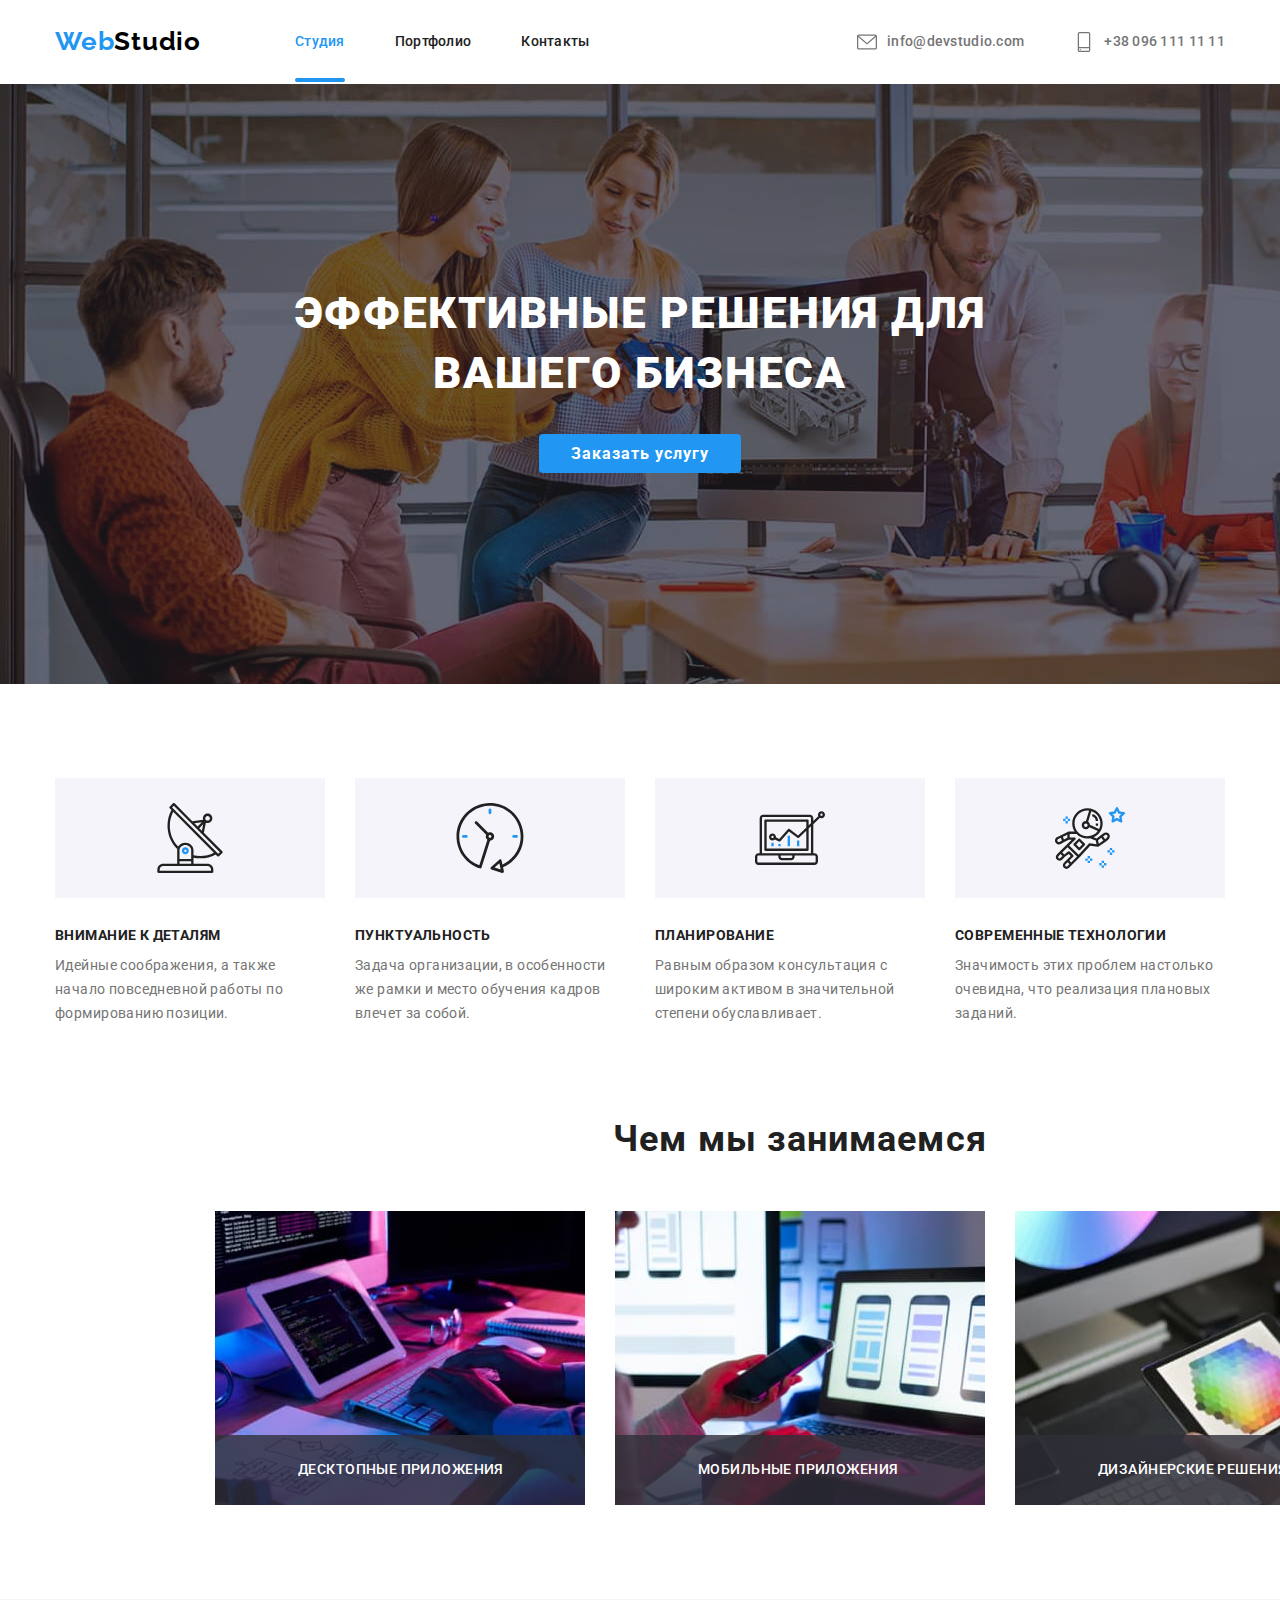
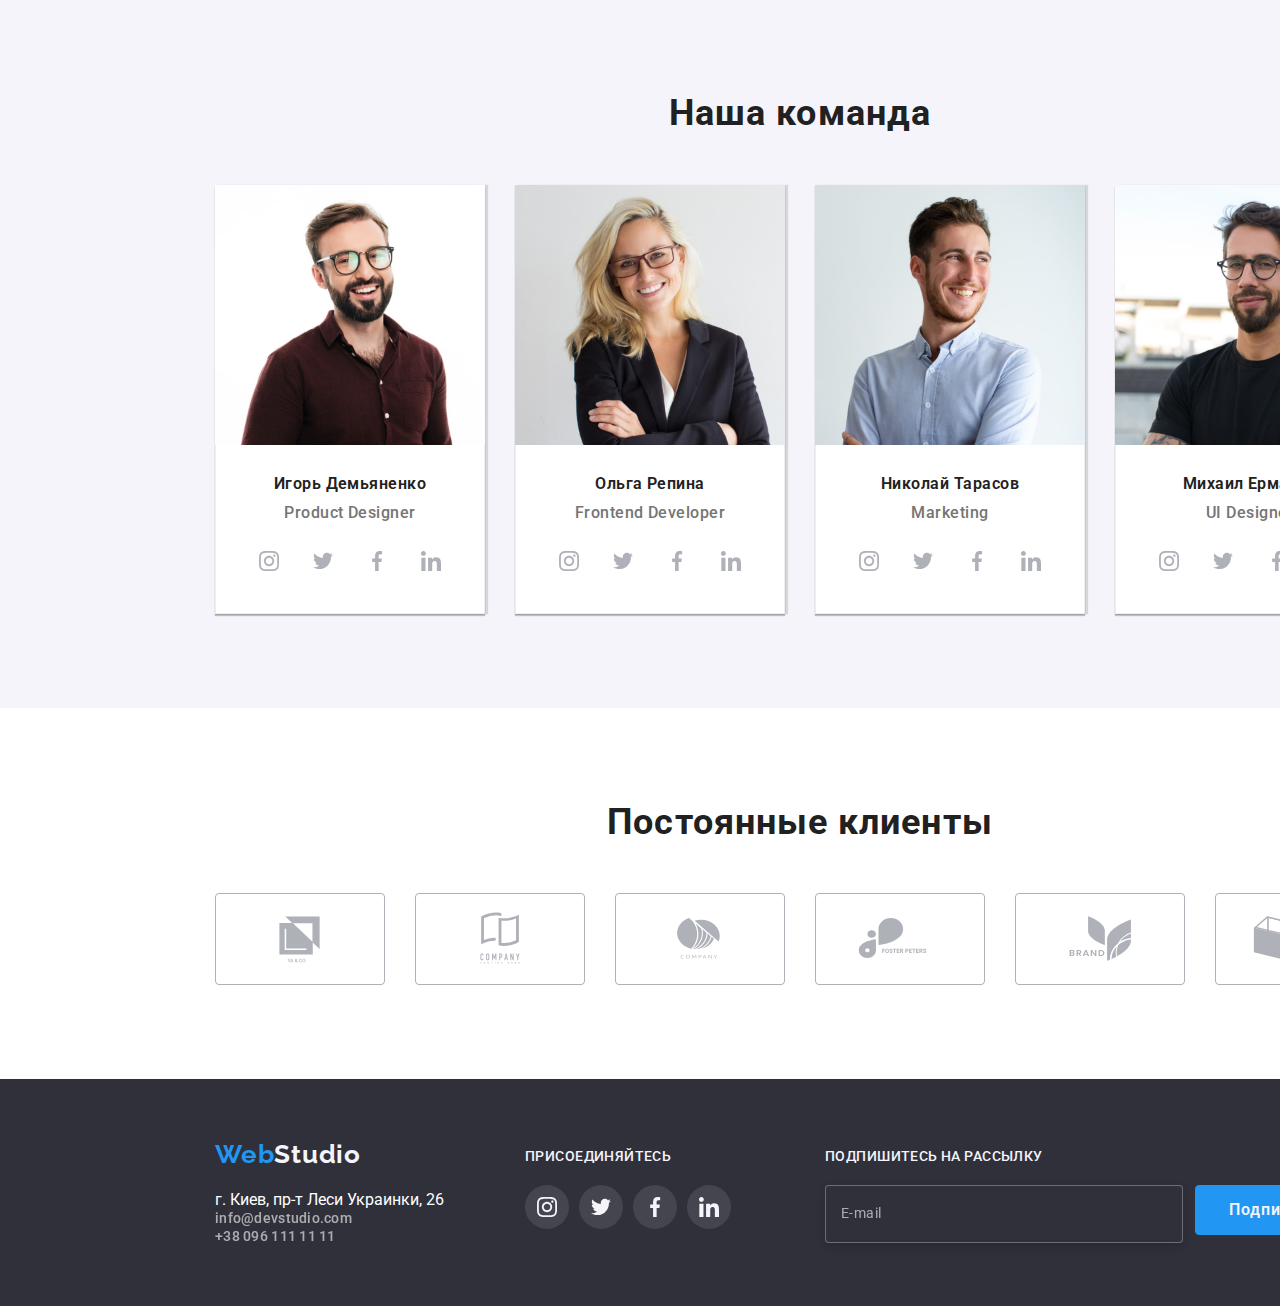
<file: index.html>
<!DOCTYPE html>
<html lang="ru">

<head>
  <meta charset="UTF-8" />
  <meta http-equiv="X-UA-Compatible" content="IE=edge" />
  <meta name="viewport" content="width=device-width, initial-scale=1.0" />
  <title>Document</title>
  <link href="https://cdnjs.cloudflare.com/ajax/libs/modern-normalize/1.1.0/modern-normalize.min.css"
    rel="stylesheet" />
  <link rel="preconnect" href="https://fonts.googleapis.com" />
  <link rel="preconnect" href="https://fonts.gstatic.com" crossorigin />
  <link href="https://fonts.googleapis.com/css2?family=Raleway:wght@700&family=Roboto:wght@400;500;700;900&display=swap"
    rel="stylesheet" />
  <link rel="stylesheet" href="./css/main.css">
</head>

<body>
  <!-- Шапка макета -->
  <header>
    <div class="container header__container">
      <nav class="main-nav">
        <a href="/" class="logo decoration"> <span class="logo__web">Web</span>Studio </a>

        <ul class="main-nav__list">
          <li class="main-nav__item">
            <a href="./index.html" class="main-nav__link decoration current">Студия</a>
          </li>
          <li class="main-nav__item">
            <a href="./portfolio.html" class="main-nav__link decoration">Портфолио</a>
          </li>
          <li class="main-nav__item"><a href="" class="main-nav__link decoration">Контакты</a></li>
        </ul>
      </nav>

      <ul class="main-nav__auht-list">
        <li class="main-nav__auht-item">
          <a href="mailto:info@devstudio.com" class="main-nav__auht-link decoration">
            <svg class="main-nav__auht-icon">
              <use href="./images/icons.svg#icon-envelope-hover-1">
              </use>
            </svg> info@devstudio.com </a>
        </li>
        <li class="main-nav__auht-item">
          <a href="tel:+380961111111" class="main-nav__auht-link decoration"> <svg class="main-nav__auht-icon">
              <use href="./images/icons.svg#icon-smartphone-1">
              </use>
            </svg> +38 096 111 11 11</a>
        </li>
      </ul>
    </div>
  </header>
  <!-- Блок герой -->
  <main>
    <section class="main-title">
      <div class="container">
        <h1 class="main-title__text">Эффективные решения для вашего бизнеса</h1>
        <button type="button" aria-label="Заказать услугу" class="main-title__button" data-modal-open>Заказать
          услугу</button>
      </div>
      <!-- modal -->
      <div class="backdrop is-hidden" data-modal>
        <div class="modal">
          <button type="button" aria-label="close" class="modal__buton" data-modal-close>
            <svg class="modal__icon">
              <use href="./images/icons.svg#icon-close-black"></use>
            </svg>
          </button>

          <!-- forma -->

          <form action="#" class="form">
            <p class="form__titel">Оставьте свои данные, мы вам перезвоним</p>


            <label for="name" class="input-group__label">Имя</label>
            <div class="input-group">
              <input type="text" name="name" id="name" class="input-group__input" required>
              <svg class="input-group__svg">
                <use href="./images/icons.svg#icon-person-black">
                </use>
              </svg>
            </div>


            <label for="tel" class="input-group__label">Телефон</label>
            <div class="input-group">
              <input type="tel" name="tel" id="tel" class="input-group__input" required>
              <svg class="input-group__svg">
                <use href="./images/icons.svg#icon-phone-black">
                </use>
              </svg>
            </div>


            <label for="mail" class="input-group__label">Почта</label>
            <div class="input-group">
              <input type="email" name="mail" id="mail" class="input-group__input" required>
              <svg class="input-group__svg">
                <use href="./images/icons.svg#icon-email-black">
                </use>
              </svg>
            </div>

            <label for="comment" class="input-group__label">Коментарий</label>
            <div class="input-group">
              <textarea name="text" id="comment" placeholder="введите текст" class="input-group__help"></textarea>
            </div>

            <div class="checkbox-group">
              <label for="checkbox" class="checkbox-group__label">
                <input type="checkbox" name="checkbox" id="checkbox" class="checkbox-group__imput visually-hidden " required>
                <span class="checkbox-group__svg"> </span>
                <span class="checkbox-group__text">Соглашаюсь с рассылкой и принимаю</span>
                <a href="#">Условия договора</a></label>
            </div>

            <button type="submit" class="form__button">Отправить</button>

          </form>
        </div>
      </div>
      <!-- end modal -->
    </section>

    <!-- Блок наша особенность -->
    <section class="container">
      <div class="section section__box">
        <h2 class="visually-hidden">Особнности</h2>
        <ul class="tabs__list">
          <li class="tabs__item">
            <div class="tabs__conteiner">
              <svg class="tabs__icon">
                <use href="./images/icons.svg#icon-antenna-1"> </use>
              </svg>
            </div>
            <h3 class="tabs__subtitle">Внимание к деталям</h3>
            <p class="tabs__text">
              Идейные соображения, а также начало повседневной работы по формированию позиции.
            </p>
          </li>
          <li class="tabs__item">
            <div class="tabs__conteiner">
              <svg class="tabs__icon">
                <use href="./images/icons.svg#icon-clock-1"> </use>
              </svg>
            </div>
            <h3 class="tabs__subtitle">Пунктуальность</h3>
            <p class="tabs__text">
              Задача организации, в особенности же рамки и место обучения кадров влечет за собой.
            </p>
          </li>
          <li class="tabs__item">
            <div class="tabs__conteiner">
              <svg class="tabs__icon">
                <use href="./images/icons.svg#icon-diagram-1"> </use>
              </svg>
            </div>
            <h3 class="tabs__subtitle">Планирование</h3>
            <p class="tabs__text">
              Равным образом консультация с широким активом в значительной степени обуславливает.
            </p>
          </li>
          <li class="tabs__item">
            <div class="tabs__conteiner">
              <svg class="tabs__icon">
                <use href="./images/icons.svg#icon-astronaut-1"> </use>
              </svg>
            </div>

            <h3 class="tabs__subtitle">Современные технологии</h3>
            <p class="tabs__text">
              Значимость этих проблем настолько очевидна, что реализация плановых заданий.
            </p>
          </li>
        </ul>
      </div>
    </section>
    <!-- Блок Чем мы занимаемся -->
    <section class="section">
      <div class="container">
        <h2 class="title our-work__title ">Чем мы занимаемся</h2>
        <ul class="card__doing">
          <li class="card__aside">
            <div class="card__figure">
              <img src="./images/box_1.jpg" alt="пример работы" width="370" class="img" />
            </div>
            <p class="card__text">Десктопные приложения</p>
          </li>
          <li class="card__aside">
            <div class="card__figure">
              <img src="./images/box_2.jpg" alt="пример работы" width="370" class="img" />
            </div>
            <p class="card__text">Мобильные приложения</p>
          </li>
          <li class="card__aside">
            <div class="card__figure">
              <img src="./images/box_3.jpg" alt="пример работы" width="370" class="img" />
            </div>
            <p class="card__text">Дизайнерские решения</p>
          </li>
        </ul>
      </div>
    </section>
    <!-- Наша команда -->
    <section class="section color__section">
      <div class="container">
        <h2 class="title our-comand__title">Наша команда</h2>
        <ul class="card__body-comand">
          <li class="card__title">
            <img src="./images/product_designer.jpg" alt="дизайнер" width="270" height="260" class="img" />
            <div class="card__subtitle">
              <h3 class="card__subtitle-name">Игорь Демьяненко</h3>
              <p lang="en" class="card__subtitle-text">Product Designer</p>
              <ul class="card__subtitle-list">
                <li class="card__subtitle-item">
                  <a href="" class="card__subtitle-href">
                    <svg class="card__subtitle-svg">
                      <use href="./images/icons.svg#icon-instagram-2"> </use>
                    </svg>
                  </a>
                </li>
                <li class="card__subtitle-item">
                  <a href="" class="card__subtitle-href"><svg class="card__subtitle-svg">
                      <use href="./images/icons.svg#icon-twitter-1"> </use>
                    </svg>
                  </a>
                </li>
                <li class="card__subtitle-item">
                  <a href="" class="card__subtitle-href">
                    <svg class="card__subtitle-svg">
                      <use href="./images/icons.svg#icon-facebook-1"> </use>
                    </svg>
                  </a>
                </li>
                <li class="card__subtitle-item">
                  <a href="" class="card__subtitle-href">
                    <svg class="card__subtitle-svg">
                      <use href="./images/icons.svg#icon-linkedin-1"> </use>
                    </svg>
                  </a>
                </li>
              </ul>
            </div>
          </li>
          <li class="card__title">
            <img src="./images/frontend_developer.jpg" alt="разрабочик" width="270" height="260" class="img" />
            <div class="card__subtitle">
              <h3 class="card__subtitle-name">Ольга Репина</h3>
              <p lang="en" class="card__subtitle-text">Frontend Developer</p>
              <ul class="card__subtitle-list">
                <li class="card__subtitle-item">
                  <a href="" class="card__subtitle-href">
                    <svg class="card__subtitle-svg">
                      <use href="./images/icons.svg#icon-instagram-2"> </use>
                    </svg>
                  </a>
                </li>
                <li class="card__subtitle-item">
                  <a href="" class="card__subtitle-href">
                    <svg class="card__subtitle-svg">
                      <use href="./images/icons.svg#icon-twitter-1"> </use>
                    </svg>
                  </a>
                </li>
                <li class="card__subtitle-item">
                  <a href="" class="card__subtitle-href">
                    <svg class="card__subtitle-svg">
                      <use href="./images/icons.svg#icon-facebook-1"> </use>
                    </svg>
                  </a>
                </li>
                <li class="card__subtitle-item">
                  <a href="" class="card__subtitle-href">
                    <svg class="card__subtitle-svg">
                      <use href="./images/icons.svg#icon-linkedin-1"> </use>
                    </svg>
                  </a>
                </li>
              </ul>
            </div>
          </li>
          <li class="card__title">
            <img src="./images/marketing.jpg" alt="маркетолог" width="270" height="260" class="img" />
            <div class="card__subtitle">
              <h3 class="card__subtitle-name">Николай Тарасов</h3>
              <p lang="en" class="card__subtitle-text">Marketing</p>
              <ul class="card__subtitle-list">
                <li class="card__subtitle-item">
                  <a href="" class="card__subtitle-href">
                    <svg class="card__subtitle-svg">
                      <use href="./images/icons.svg#icon-instagram-2"> </use>
                    </svg>
                  </a>
                </li>
                <li class="card__subtitle-item">
                  <a href="" class="card__subtitle-href">
                    <svg class="card__subtitle-svg">
                      <use href="./images/icons.svg#icon-twitter-1"> </use>
                    </svg>
                  </a>
                </li>
                <li class="card__subtitle-item">
                  <a href="" class="card__subtitle-href">
                    <svg class="card__subtitle-svg">
                      <use href="./images/icons.svg#icon-facebook-1"> </use>
                    </svg>
                  </a>
                </li>
                <li class="card__subtitle-item">
                  <a href="" class="card__subtitle-href">
                    <svg class="card__subtitle-svg">
                      <use href="./images/icons.svg#icon-linkedin-1"> </use>
                    </svg>
                  </a>
                </li>
              </ul>
            </div>
          </li>
          <li class="card__title">
            <img src="./images/ul_designer.jpg" alt="дизайнер" width="270" height="260" class="img" />
            <div class="card__subtitle">
              <h3 class="card__subtitle-name">Михаил Ермаков</h3>
              <p lang="en" class="card__subtitle-text">UI Designer</p>
              <ul class="card__subtitle-list">
                <li class="card__subtitle-item">
                  <a href="" class="card__subtitle-href">
                    <svg class="card__subtitle-svg">
                      <use href="./images/icons.svg#icon-instagram-2"> </use>
                    </svg>
                  </a>
                </li>
                <li class="card__subtitle-item">
                  <a href="" class="card__subtitle-href">
                    <svg class="card__subtitle-svg">
                      <use href="./images/icons.svg#icon-twitter-1"> </use>
                    </svg>
                  </a>
                </li>
                <li class="card__subtitle-item">
                  <a href="" class="card__subtitle-href">
                    <svg class="card__subtitle-svg">
                      <use href="./images/icons.svg#icon-facebook-1"> </use>
                    </svg>
                  </a>
                </li>
                <li class="card__subtitle-item">
                  <a href="" class="card__subtitle-href">
                    <svg class="card__subtitle-svg">
                      <use href="./images/icons.svg#icon-linkedin-1"> </use>
                    </svg>
                  </a>
                </li>
              </ul>
            </div>
          </li>
        </ul>
      </div>
    </section>

    <!-- /* card-section */ -->

    <section class="container section">
      <h2 class="title our-card__title">Постоянные клиенты</h2>
        <ul class="breadcrumb__list">
          <li class="breadcrumb__item">
            <a href="" class="breadcrumb__link ">
              <svg class="breadcrumb__svg">
                <use href="./images/icons.svg#icon-Logo-6">
                </use>
              </svg>
            </a>
          </li>
          <li class="breadcrumb__item">
            <a href="" class="breadcrumb__link ">
              <svg class="breadcrumb__svg">
                <use href="./images/icons.svg#icon-Logo-1">
                </use>
              </svg>
            </a>
          </li>
          <li class="breadcrumb__item">
            <a href="" class="breadcrumb__link">
              <svg class="breadcrumb__svg">
                <use href="./images/icons.svg#icon-Logo-2">
                </use>
              </svg>
            </a>
          </li>
          <li class="breadcrumb__item">
            <a href="" class="breadcrumb__link">
              <svg class="breadcrumb__svg">
                <use href="./images/icons.svg#icon-Logo-3">
                </use>
              </svg>
            </a>
          </li>
          <li class="breadcrumb__item">
            <a href="" class="breadcrumb__link">
              <svg class="breadcrumb__svg">
                <use href="./images/icons.svg#icon-Logo-4">
                </use>
              </svg>
            </a>
          </li>
          <li class="breadcrumb__item">
            <a href="" class="breadcrumb__link">
              <svg class="breadcrumb__svg">
                <use href="./images/icons.svg#icon-Logo-5">
                </use>
              </svg>
            </a>
          </li>
        </ul>
    </section>
  </main>

  <!-- футер -->
  <footer class="section footer__section ">
    <div class="container footer__conteiner">
      <div class=" footer__wrapper">
        <a href="/" class="logo logo__footer decoration">
          <span class="logo__web">Web</span><span class="logo__studio">Studio</span>
        </a>
        <address>
          <ul>
            <li>
              <a class="adress__link" href="https://goo.gl/maps/zG4fFwA3g8CC15fF7"> г. Киев, пр-т Леси Украинки, 26</a>
            </li>
            <li>
              <a href="mailto:info@devstudio.com" class="footer__link">info@devstudio.com</a>
            </li>
            <li>
              <a class="footer__link" href="tel:+380961111111">+38 096 111 11 11</a>
            </li>
          </ul>
        </address>
      </div>
      <div class="footer__box">
        <h2 class="footer__title">присоединяйтесь</h2>
        <ul class="foter__list">
          <li class="footer__item">
            <a href="" class="footer__link-box">
              <svg class="footer__svg">
                <use href="./images/icons.svg#icon-instagram-2">
                </use>
              </svg>
            </a>
          </li>
          <li class="footer__item">
            <a href="" class="footer__link-box">
              <svg class="footer__svg">
                <use href="./images/icons.svg#icon-twitter-1">
                </use>
              </svg>
            </a>
          </li>
          <li class="footer__item">
            <a href="" class="footer__link-box">
              <svg class="footer__svg">
                <use href="./images/icons.svg#icon-facebook-1">
                </use>
              </svg>
            </a>
          </li>
          <li class="footer__item">
            <a href="" class="footer__link-box">
              <svg class="footer__svg">
                <use href="./images/icons.svg#icon-linkedin-1">
                </use>
              </svg>
            </a>
          </li>
        </ul>
      </div>
      <!-- ----- FORMA FOOTER ----- -->
      <form class="sub-group">
        <p class="footer__title">Подпишитесь на рассылку</p>
        <div class="sub-group__form">
          <label for="email" class="sub-group__label">
            <input type="email" name="mail" placeholder="E-mail" class="sub-group__input" id="email">
          </label>

          <button type="submit" class="sub-group__button">Подписаться<span>
              <svg class="sub-group__svg">
                <use href="./images/icons.svg#icon-icon-send"></use>
              </svg>
            </span>
          </button>
        </div>
      </form>
      <!-- ----- FORMA FOOTER  END ----- -->
    </div>
  </footer>
  <script src="./js/modal.js"></script>
</body>

</html>
</file>
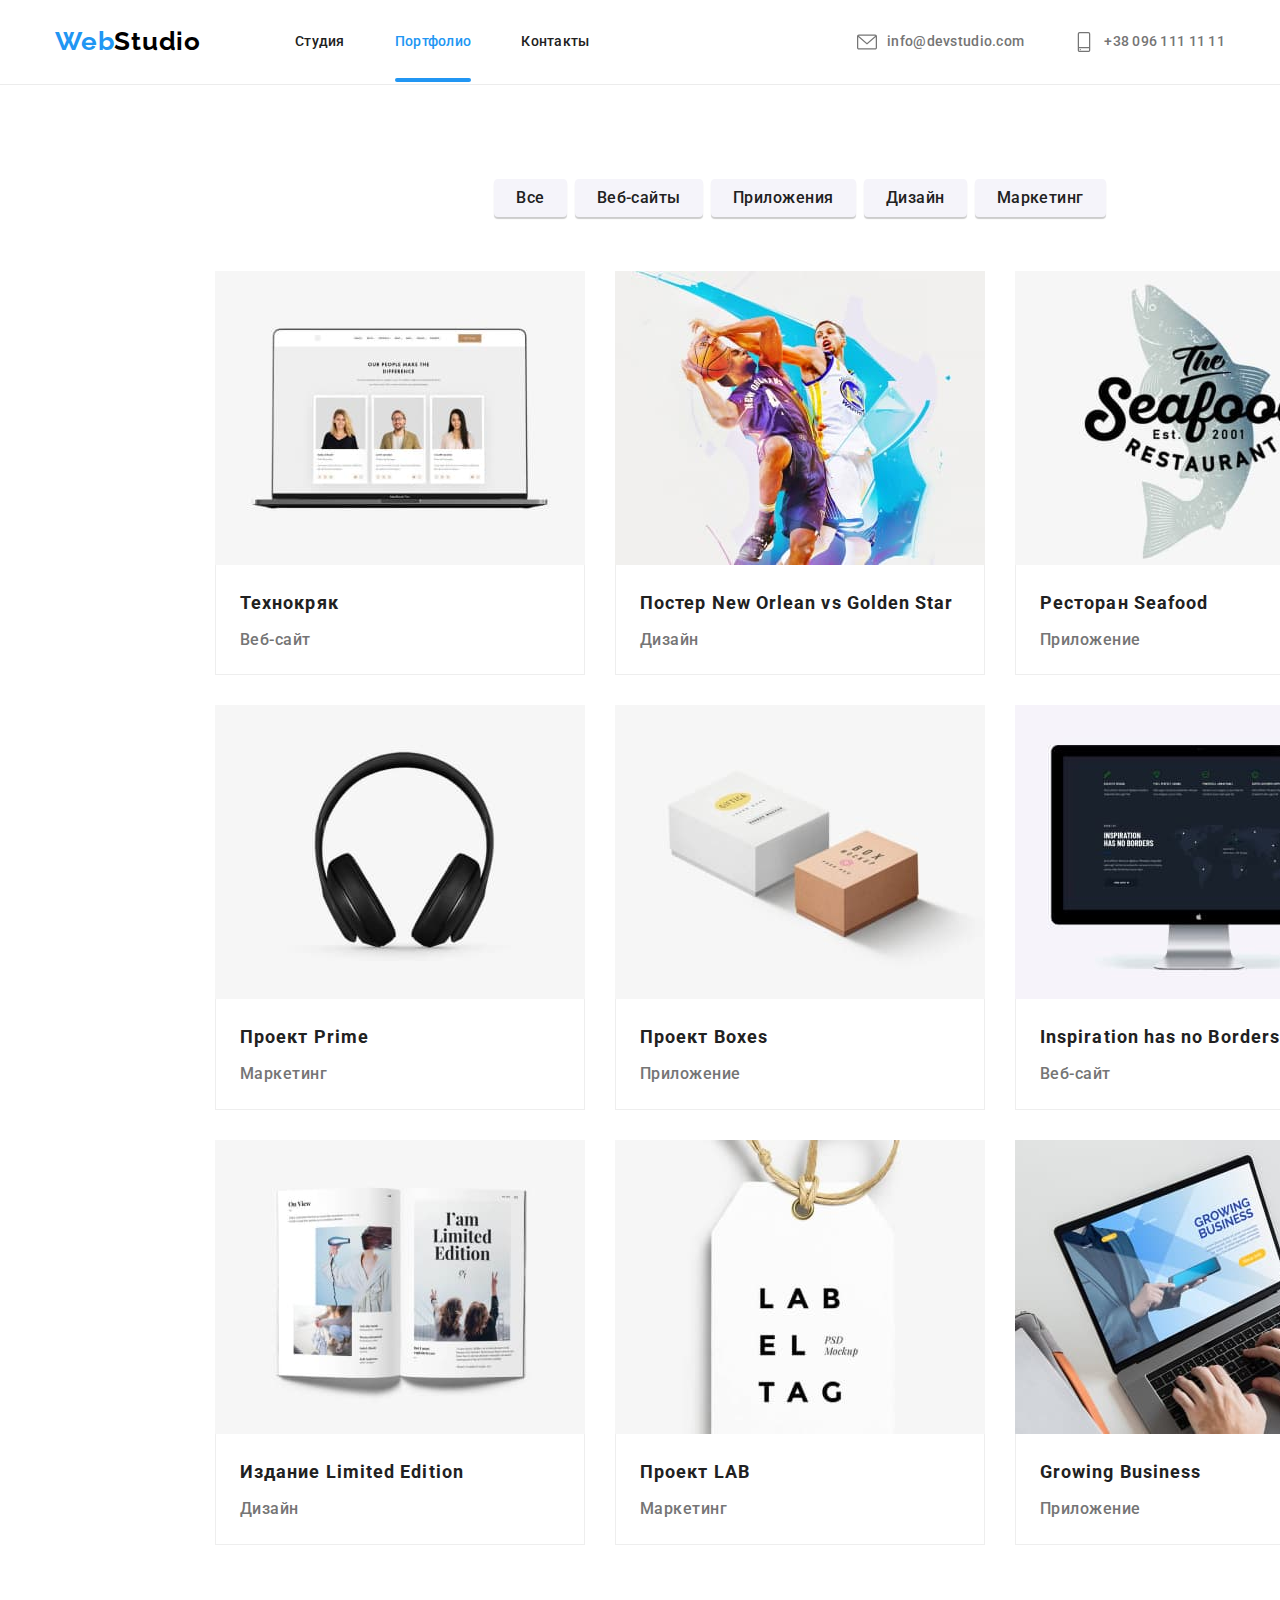
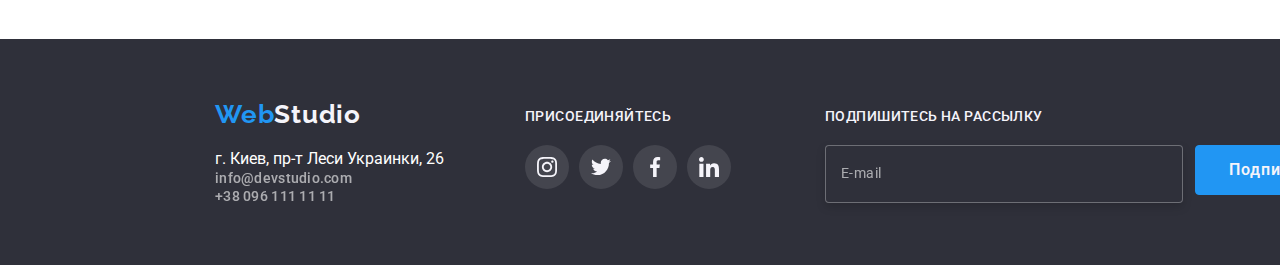
<file: portfolio.html>
<!DOCTYPE html>
<html lang="ru">

<head>
  <meta charset="UTF-8" />
  <meta http-equiv="X-UA-Compatible" content="IE=edge" />
  <meta name="viewport" content="width=device-width, initial-scale=1.0" />
  <title>Document</title>
  <link href="https://cdnjs.cloudflare.com/ajax/libs/modern-normalize/1.1.0/modern-normalize.min.css"
    rel="stylesheet" />
  <link rel="preconnect" href="https://fonts.googleapis.com" />
  <link rel="preconnect" href="https://fonts.gstatic.com" crossorigin />
  <link href="https://fonts.googleapis.com/css2?family=Raleway:wght@700&family=Roboto:wght@400;500;700;900&display=swap"
    rel="stylesheet" />
  <link rel="stylesheet" href="./css/main.css">
</head>

<body>
  <!-- Шапка макета -->
  <header class="border">
    <div class="container header__container">
      <nav class="main-nav">
        <a href="/" class="logo decoration"> <span class="logo__web">Web</span>Studio </a>

        <ul class="main-nav__list">
          <li class="main-nav__item">
            <a href="./index.html" class="main-nav__link decoration">Студия</a></li>
          <li class="main-nav__item">
            <a href="./portfolio.html" class="main-nav__link decoration current">Портфолио</a>
          </li>
          <li class="main-nav__item">
            <a href="" class="main-nav__link decoration">Контакты</a></li>
        </ul>
      </nav>

      <ul class="main-nav__auht-list">
        <li class="main-nav__auht-item">
          <a href="mailto:info@devstudio.com" class="main-nav__auht-link decoration">
            <svg class="main-nav__auht-icon">
              <use href="./images/icons.svg#icon-envelope-hover-1">
              </use>
            </svg> info@devstudio.com </a>
        </li>
        <li class="main-nav__auht-item">
          <a href="tel:+380961111111" class="main-nav__auht-link decoration"> 
            <svg class="main-nav__auht-icon">
              <use href="./images/icons.svg#icon-smartphone-1">
              </use>
            </svg> +38 096 111 11 11</a>
        </li>
      </ul>
    </div>
  </header>
  <!-- Блок герой -->
  <main>
    <!-- Блок кнопок -->
    <section class="section">
      <div class="container">
        <h1 class="visually-hidden">Портфолио</h1>
        <ul class="button">
          <li class="button__wrapper">
            <button type="button" class="button__text">Все</button>
          </li>
          <li class="button__wrapper">
            <button type="button" class="button__text">Веб-сайты</button>
          </li>
          <li class="button__wrapper">
            <button type="button" class="button__text">Приложения</button>
          </li>
          <li class="button__wrapper">
            <button type="button" class="button__text">Дизайн</button>
          </li>
          <li class="button__wrapper">
            <button type="button" class="button__text">Маркетинг</button>
          </li>
        </ul>
        <!-- Секции услуг  -->
        <ul class="card__body">
          <li class="card__title-form">
            <a href="">
              <div class="card__aside-portfolio">
                <img class="img" src="./images/Технокряк.jpg" alt="Технокряк" width="370" height="294" />
                <p class="card__aside-copy">Технокряк это современная площадка распространения коронавируса. Компании
                  используют эту платформу для
                  цифрового шпионажа и атак на защищённые сервера конкурентов.</p>
              </div>
              <div class="card__border">
                <h2 class="card__title-name">Технокряк</h2>
                <p class="card__copy">Веб-сайт</p>
              </div>
            </a>
          </li>

          <li class="card__title-form">

            <a href="">
              <div class="card__aside-portfolio">
                <img src="./images/Постер.jpg" alt="Постер New Orlean vs Golden Star" width="370" height="294"
                  class="img" />
                <p class="card__aside-copy">Технокряк это современная площадка распространения коронавируса. Компании
                  используют эту платформу для
                  цифрового шпионажа и атак на защищённые сервера конкурентов.</p>
              </div>
              <div class="card__border">
                <h2 class="card__title-name">Постер New Orlean vs Golden Star</h2>
                <p class="card__copy">Дизайн</p>
              </div>
            </a>

          </li>
          <li class="card__title-form">

            <a href="">
              <div class="card__aside-portfolio">
                <img src="./images/Ресторан.jpg" alt="Ресторан Seafood" width="370" height="294" class="img" />
                <p class="card__aside-copy">Технокряк это современная площадка распространения коронавируса. Компании
                  используют эту платформу для
                  цифрового шпионажа и атак на защищённые сервера конкурентов.</p>
              </div>
              <div class="card__border">
                <h2 class="card__title-name">Ресторан Seafood</h2>
                <p class="card__copy">Приложение</p>
              </div>
            </a>
          </li>
          <li class="card__title-form">

            <a href="">
              <div class="card__aside-portfolio">
                <img src="./images/Проект.jpg" alt="Проект Prime" width="370" height="294" class="img" />
                <p class="card__aside-copy">Технокряк это современная площадка распространения коронавируса. Компании
                  используют эту платформу для
                  цифрового шпионажа и атак на защищённые сервера конкурентов.</p>
              </div>
              <div class="card__border">
                <h2 class="card__title-name">Проект Prime</h2>
                <p class="card__copy">Маркетинг</p>
              </div>
            </a>

          </li>
          <li class="card__title-form">

            <a href="">
              <div class="card__aside-portfolio">
                <img src="./images/Проект_Boxes.jpg" alt="ТПроект Boxes" width="370" height="294" class="img" />
                <p class="card__aside-copy">Технокряк это современная площадка распространения коронавируса. Компании
                  используют эту платформу для
                  цифрового шпионажа и атак на защищённые сервера конкурентов.</p>
              </div>
              <div class="card__border">
                <h2 class="card__title-name">Проект Boxes</h2>
                <p class="card__copy">Приложение</p>
              </div>
            </a>

          </li>
          <li class="card__title-form">

            <a href="">
              <div class="card__aside-portfolio">
                <img src="./images/Inspiration_has_Borders.jpg" alt="Inspiration has no Borders" width="370"
                  height="294" class="img" />
                <p class="card__aside-copy">Технокряк это современная площадка распространения коронавируса. Компании
                  используют эту платформу для
                  цифрового шпионажа и атак на защищённые сервера конкурентов.</p>
              </div>
              <div class="card__border">
                <h2 class="card__title-name">Inspiration has no Borders</h2>
                <p class="card__copy">Веб-сайт</p>
              </div>
            </a>

          </li>
          <li class="card__title-form">

            <a href="">
              <div class="card__aside-portfolio">
                <img src="./images/Издание_Limited_Edition.jpg" alt="Издание Limited Edition" width="370" height="294"
                  class="img" />
                <p class="card__aside-copy">Технокряк это современная площадка распространения коронавируса. Компании
                  используют эту платформу для
                  цифрового шпионажа и атак на защищённые сервера конкурентов.</p>
              </div>
              <div class="card__border">
                <h2 class="card__title-name">Издание Limited Edition</h2>
                <p class="card__copy">Дизайн</p>
              </div>
            </a>

          </li>
          <li class="card__title-form">

            <a href="">
              <div class="card__aside-portfolio">
                <img src="./images/Проект_LAB.jpg" alt="Проект LAB" width="370" height="294" class="img" />
                <p class="card__aside-copy">Технокряк это современная площадка распространения коронавируса. Компании
                  используют эту платформу для
                  цифрового шпионажа и атак на защищённые сервера конкурентов.</p>
              </div>
              <div class="card__border">
                <h2 class="card__title-name">Проект LAB</h2>
                <p class="card__copy">Маркетинг</p>
              </div>
            </a>

          </li>
          <li class="card__title-form">
            <a href="">
              <div class="card__aside-portfolio">
                <img src="./images/Growing_Business.jpg" alt="Growing Business" width="370" height="294" class="img" />
                <p class="card__aside-copy">Технокряк это современная площадка распространения коронавируса. Компании
                  используют
                  эту платформу для
                  цифрового шпионажа и атак на защищённые сервера конкурентов.</p>
              </div>
              <div class="card__border">
                <h2 class="card__title-name">Growing Business</h2>
                <p class="card__copy">Приложение</p>
              </div>
            </a>
          </li>
        </ul>
      </div>
    </section>
  </main>

  <!-- футер -->
  <footer class="section footer__section ">
    <div class="container footer__conteiner">
      <div class=" footer__wrapper">
        <a href="/" class="logo logo__footer decoration">
          <span class="logo__web">Web</span><span class="logo__studio">Studio</span>
        </a>
        <address>
          <ul>
            <li>
              <a class="adress__link" href="https://goo.gl/maps/zG4fFwA3g8CC15fF7"> г. Киев, пр-т Леси Украинки, 26</a>
            </li>
            <li>
              <a href="mailto:info@devstudio.com" class="footer__link">info@devstudio.com</a>
            </li>
            <li>
              <a class="footer__link" href="tel:+380961111111">+38 096 111 11 11</a>
            </li>
          </ul>
        </address>
      </div>
      <div class="footer__box">
        <h2 class="footer__title">присоединяйтесь</h2>
        <ul class="foter__list">
          <li class="footer__item">
            <a href="" class="footer__link-box">
              <svg class="footer__svg">
                <use href="./images/icons.svg#icon-instagram-2">
                </use>
              </svg>
            </a>
          </li>
          <li class="footer__item">
            <a href="" class="footer__link-box">
              <svg class="footer__svg">
                <use href="./images/icons.svg#icon-twitter-1">
                </use>
              </svg>
            </a>
          </li>
          <li class="footer__item">
            <a href="" class="footer__link-box">
              <svg class="footer__svg">
                <use href="./images/icons.svg#icon-facebook-1">
                </use>
              </svg>
            </a>
          </li>
          <li class="footer__item">
            <a href="" class="footer__link-box">
              <svg class="footer__svg">
                <use href="./images/icons.svg#icon-linkedin-1">
                </use>
              </svg>
            </a>
          </li>
        </ul>
      </div>
      <!-- ----- FORMA FOOTER ----- -->
      <form class="sub-group">
        <p class="footer__title">Подпишитесь на рассылку</p>
        <div class="sub-group__form">
          <label for="email" class="sub-group__label">
            <input type="email" name="mail" placeholder="E-mail" class="sub-group__input" id="email">
          </label>
  
          <button type="submit" class="sub-group__button">Подписаться<span>
              <svg class="sub-group__svg">
                <use href="./images/icons.svg#icon-icon-send"></use>
              </svg>
            </span>
          </button>
        </div>
      </form>
      <!-- ----- FORMA FOOTER  END ----- -->
    </div>
  </footer>
</body>

</html>
</file>
<file: css/main.css>
:root {
  --primary-text-color: #212121;
  --secondary-text-color: #757575;
  --acent-text-color: #2196f3;
  --header-text-color: #ffffff;
  --logo-text-color: #000000;
  --footer-background: #2f303a;
  --background-bootun: #f5f4fa;
  --footer-nav-text: 255, 255, 255;
  --button-border: #ececec;
  --section-color: #f5f4fa;
  --icon-color: #afb1b8;
  --timing-funcshion: cubic-bezier(0.4, 0, 0.2, 1);
}

body::-webkit-scrollbar {
  width: 3px;
}

body::-webkit-scrollbar-track {
  box-shadow: inset 0 0 6px rgba(0, 0, 0, 0.3);
}

body::-webkit-scrollbar-thumb {
  background-color: darkgrey;
  outline: 1px solid slategrey;
}

.visually-hidden {
  position: absolute;
  clip: rect(0 0 0 0);
  width: 1px;
  height: 1px;
  margin: -1px;
}

ul {
  margin: 0;
  padding: 0;
  list-style: none;
}

.decoration {
  text-decoration: none;
}

p,
h1,
h2,
h3,
h4,
h5,
h6 {
  margin: 0;
}

img {
  display: block;
  max-width: 100%;
  height: auto;
}

button {
  cursor: pointer;
}

textarea {
  resize: none;
}

body {
  font-family: 'Roboto', sans-serif;
  color: var(--primary-text-color);
  font-style: normal;
}

address {
  font-family: 'Roboto', sans-serif;
  color: var(--section-color);
  font-style: normal;
}

.current::after {
  content: '';
  width: 100%;
  height: 4px;
  position: absolute;
  left: 0;
  bottom: 0;
  background-color: var(--acent-text-color);
  border-radius: 2px;
  transition: color 250ms var(--timing-funcshion);
}

.container {
  width: 1200px;
  margin: 0 auto;
  padding-left: 15px;
  padding-right: 15px;
}

.section {
  width: 1600px;
  margin: 0 auto;
  padding-top: 94px;
  padding-bottom: 94px;
}

.logo {
  margin-right: 94px;
  color: var(--logo-text-color);
  font-family: 'Raleway', sans-serif;
  font-weight: 700;
  font-size: 26px;
  line-height: 1.2;
  letter-spacing: 0.03em;
}

.logo.logo__footer {
  display: block;
  margin-bottom: 20px;
}

.logo__web {
  color: var(--acent-text-color);
}

.logo__studio {
  color: var(--background-bootun);
}

.title {
  font-weight: 700;
  font-size: 36px;
  line-height: 1.16;
  letter-spacing: 0.03em;
  text-align: center;
}

.our-card__title,
.our-comand__title,
.our-work__title {
  margin-bottom: 50px;
}

.section.footer__section {
  background-color: var(--footer-background);
  padding: 60px 0;
}

.container.footer__conteiner {
  display: flex;
}

.footer__wrapper {
  margin-right: 70px;
}

.logo-footer {
  display: block;
  margin-bottom: 20px;
  font-family: 'Raleway', sans-serif;
  font-weight: 700;
  font-size: 26px;
  line-height: 1.2;
  letter-spacing: 0.03em;
}

.footer__title {
  font-weight: 500;
  font-size: 14px;
  line-height: 1.14;
  letter-spacing: 0.03em;
  text-transform: uppercase;
  color: var(--background-bootun);
  margin-bottom: 20px;
  padding-top: 10px;
}

.header__container {
  display: flex;
}

.main-nav {
  display: flex;
  align-items: center;
}

.main-nav__list {
  display: flex;
}

.main-nav__list.main-nav__link.current {
  color: var(--acent-text-color);
}

.main-nav__item {
  display: inline-block;
  position: relative;
}

.main-nav__item:not(:last-child) {
  margin-right: 50px;
}

.main-nav__link {
  display: block;
  padding-top: 32px;
  padding-bottom: 32px;
  color: var(--primary-text-color);
  font-weight: 500;
  font-size: 14px;
  line-height: 1.14;
  letter-spacing: 0.02em;
  transition: color 250ms var(--timing-funcshion);
}

.main-nav__link:hover, .main-nav__link:focus {
  color: var(--acent-text-color);
}

.decoration.current {
  color: var(--acent-text-color);
}

.main-nav__auht-list {
  display: flex;
  align-items: center;
  margin-left: auto;
}

.main-nav__auht-list .main-nav__auht-item + .main-nav__auht-item {
  margin-left: 50px;
}

.main-nav__auht-link {
  display: flex;
  padding-top: 32px;
  padding-bottom: 32px;
  align-items: center;
  color: var(--secondary-text-color);
  font-weight: 500;
  font-size: 14px;
  line-height: 1.14;
  letter-spacing: 0.02em;
  transition: color 250ms var(--timing-funcshion);
}

.main-nav__auht-link:hover, .main-nav__auht-link:focus {
  color: var(--acent-text-color);
}

.main-nav__auht-icon {
  display: flex;
  margin-right: 10px;
  width: 20px;
  height: 20px;
  fill: currentColor;
}

.backdrop {
  position: fixed;
  top: 0;
  left: 0;
  width: 100%;
  height: 100%;
  z-index: 1;
  background-color: rgba(0, 0, 0, 0.2);
  opacity: 1;
  visibility: visible;
  transition: opacity 250ms var(--timing-funcshion), visibility 250ms var(--timing-funcshion);
}

.backdrop.is-hidden {
  opacity: 0;
  pointer-events: none;
  visibility: hidden;
}

.modal {
  width: 528px;
  height: 580px;
  background-color: var(--header-text-color);
  position: absolute;
  top: 50%;
  left: 50%;
  transform: translate(-50%, -50%) scale(1);
  padding: 40px;
  border-radius: 4px;
  box-shadow: 0px 2px 1px rgba(0, 1, 3, 0.12), 0px 1px 1px rgba(0, 0, 0, 0.14), 0px 2px 1px rgba(0, 0, 0, 0.2);
  transition: transform 250ms var(--timing-funcshion);
}

.backdrop.is-hidden .modal {
  transform: translate(-50%, -50%) scale(0.9);
}

.modal__buton {
  display: flex;
  position: fixed;
  top: 8px;
  right: 8px;
  width: 30px;
  height: 30px;
  border: rgba(0, 0, 0, 0.1) solid 1px;
  border-radius: 50%;
  background-color: var(--header-text-color);
  justify-content: center;
  cursor: pointer;
  transition: fill 250ms var(--timing-funcshion);
}

.modal__buton:focus, .modal__buton:hover {
  fill: var(--acent-text-color);
}

.modal__icon {
  height: 100%;
  color: var(--primary-text-color);
}

.form {
  text-align: left;
  margin: 0px;
}

.form__titel {
  font-weight: 700;
  font-size: 20px;
  line-height: 1.2;
  letter-spacing: 0.03em;
  text-align: center;
  color: var(--primary-text-color);
}

.input-group {
  display: block;
  position: relative;
  margin-top: 10px;
}

.input-group__label {
  display: block;
  margin-top: 10px;
  font-weight: 500;
  font-size: 12px;
  line-height: 1.14;
  letter-spacing: 0.01em;
  color: var(--secondary-text-color);
}

.input-group__input {
  padding-left: 40px;
  width: 100%;
  height: 40px;
  border: 1px solid rgba(33, 33, 33, 0.2);
  border-radius: 4px;
  padding-right: 15px;
  color: #757575;
  transition: border 250ms var(--timing-funcshion);
}

.input-group__input:focus ~ .input-group__svg {
  fill: #2196F3;
}

.input-group__input:focus {
  border: 1px solid var(--acent-text-color);
  outline: none;
}

.input-group__svg {
  position: absolute;
  width: 18px;
  height: 18px;
  left: 12px;
  top: 11px;
  transition: fill 250ms var(--timing-funcshion);
}

.input-group__help {
  width: 100%;
  height: 120px;
  padding: 16px;
  border: 1px solid rgba(33, 33, 33, 0.2);
  border-radius: 4px;
  color: #757575;
  transition: border 250ms var(--timing-funcshion);
}

.input-group__help::placeholder {
  font-weight: 500;
  font-size: 12px;
  line-height: 1.14;
  letter-spacing: 0.01em;
  color: rgba(117, 117, 117, 0.5);
}

.input-group__help:focus {
  border: 1px solid var(--acent-text-color);
  outline: none;
}

.checkbox-group {
  display: block;
  position: relative;
  margin-top: 10px;
  text-align: center;
}

.checkbox-group__label a {
  font-size: 14px;
  line-height: 24px;
  letter-spacing: 0.03em;
  color: #2196F3;
}

.checkbox-group__imput:checked + .checkbox-group__svg {
  border: var(--acent-text-color);
  background-color: var(--acent-text-color);
  background-image: url(../images/checkt.svg);
  background-repeat: no-repeat;
  background-position: center;
  background-origin: padding-box;
}

.checkbox-group__imput:checked + .checkbox-group__svg:focus + .checkbox-group__svg {
  border-color: var(--acent-text-color);
}

.checkbox-group__svg {
  position: absolute;
  top: 4px;
  left: 0px;
  width: 16px;
  height: 15px;
  border: 2px solid #212121;
  border-radius: 2px;
  display: block;
}

.checkbox-group__text {
  font-size: 14px;
  line-height: 24px;
  letter-spacing: 0.03em;
  color: #757575;
}

.form__button {
  background: var(--acent-text-color);
  box-shadow: 0px 4px 4px rgba(0, 0, 0, 0.15);
  border-radius: 4px;
  border: var(--acent-text-color);
  color: var(--header-text-color);
  display: block;
  margin: 0 auto;
  margin-top: 30px;
  cursor: pointer;
  padding: 16px 55px;
}

.main-title {
  box-sizing: border-box;
  max-width: 1600px;
  height: 600px;
  margin: 0 auto;
  background-color: var(--footer-background);
  padding-top: 200px;
  padding-bottom: 200px;
  text-align: center;
  background-image: linear-gradient(to right, rgba(47, 48, 58, 0.4), rgba(47, 48, 58, 0.4)), url(../images/hero.jpg);
}

.main-title__text {
  width: 696px;
  margin: 0 auto;
  margin-bottom: 30px;
  text-align: center;
  font-weight: 900;
  font-size: 44px;
  line-height: 1.36;
  letter-spacing: 0.036em;
  color: var(--header-text-color);
  text-transform: uppercase;
}

.main-title__button {
  display: block;
  border: 1px solid var(--acent-text-colo);
  margin: 0 auto;
  border-radius: 4px;
  padding: 10px 32px;
  align-items: center;
  text-align: center;
  background-color: var(--acent-text-color);
  color: var(--header-text-color);
  font-weight: 700;
  font-size: 16px;
  line-height: 1.2;
  letter-spacing: 0.06em;
  cursor: pointer;
}

.section.section__box {
  padding-top: 94px;
  padding-bottom: 0px;
}

.tabs__list {
  display: flex;
}

.tabs__item {
  width: 270px;
}

.tabs__item:not(:last-child) {
  margin-right: 30px;
}

.tabs__conteiner {
  width: 100%;
  height: 120px;
  margin-bottom: 30px;
  background-color: var(--section-color);
  display: flex;
  align-items: center;
  justify-content: center;
}

.tabs__icon {
  width: 70px;
  height: 70px;
}

.tabs__text {
  color: var(--secondary-text-color);
  font-weight: 400;
  font-size: 14px;
  line-height: 1.7;
  letter-spacing: 0.03em;
}

.tabs__subtitle {
  margin-bottom: 10px;
  font-weight: 700;
  font-size: 14px;
  line-height: 1.14;
  letter-spacing: 0.03em;
  text-transform: uppercase;
}

.text {
  color: var(--secondary-text-color);
  font-weight: 400;
  font-size: 14px;
  line-height: 1.7;
  letter-spacing: 0.03em;
}

.card__doing {
  display: flex;
}

.card__aside {
  display: block;
  position: relative;
}

.card__aside:not(:last-child) {
  margin-right: 30px;
}

.card__figure::after {
  display: inline-block;
  position: absolute;
  content: '';
  width: 100%;
  height: 70px;
  background-color: rgba(47, 48, 58, 0.8);
  bottom: 0;
}

.card__text {
  font-weight: 500;
  font-size: 14px;
  line-height: 1.14;
  letter-spacing: 0.03em;
  text-align: center;
  text-transform: uppercase;
  color: var(--header-text-color);
  display: inline-block;
  content: '';
  position: absolute;
  bottom: 27px;
  left: 83px;
}

.section.color__section {
  background-color: var(--section-color);
}

.card__body-comand {
  display: flex;
}

.card__title {
  box-shadow: 0px 2px 1px rgba(0, 0, 0, 0.2), 0px 1px 1px rgba(0, 0, 0, 0.14), 3px 0px 1px rgba(0, 0, 0, 0.12);
}

.card__title:not(:last-child) {
  margin-right: 30px;
}

.card__subtitle {
  text-align: center;
  padding-top: 30px;
  padding-bottom: 30px;
  border: 1px solid #eeeeee;
  border-top: none;
  background-color: var(--header-text-color);
}

.card__subtitle-name {
  font-weight: 600;
  font-size: 16px;
  line-height: 1.18;
  letter-spacing: 0.03em;
  margin-bottom: 10px;
}

.card__subtitle-text {
  color: var(--secondary-text-color);
  font-weight: 500;
  font-size: 16px;
  line-height: 1.18;
  letter-spacing: 0.03em;
  margin-bottom: 16px;
}

.card__subtitle-list {
  display: flex;
  justify-content: center;
}

.card__subtitle-item {
  width: 44px;
  height: 44px;
}

.card__subtitle-item + .card__subtitle-item {
  margin-left: 10px;
}

.card__subtitle-href {
  width: 100%;
  height: 100%;
  border-radius: 50%;
  display: flex;
  align-items: center;
  justify-content: center;
  color: var(--icon-color);
  background-color: var(--header-text-color);
  transition: color 250ms var(--timing-funcshion), background-color 250ms var(--timing-funcshion);
}

.card__subtitle-href:hover, .card__subtitle-href:focus {
  color: var(--header-text-color);
  background-color: var(--acent-text-color);
}

.card__subtitle-svg {
  width: 20px;
  height: 20px;
  fill: currentColor;
}

.breadcrumb__list {
  display: flex;
  justify-content: center;
  text-align: center;
}

.breadcrumb__item {
  width: 170px;
  height: 92px;
  display: block;
}

.breadcrumb__item + .breadcrumb__item {
  margin-left: 30px;
}

.breadcrumb__link {
  width: 100%;
  height: 100%;
  padding: 16px 32px;
  display: flex;
  align-items: center;
  border-radius: 4px;
  color: var(--icon-color);
  border: 1px solid var(--icon-color);
  transition: color 250ms var(--timing-funcshion), border 250ms var(--timing-funcshion);
}

.breadcrumb__link:hover, .breadcrumb__link:focus {
  border: var(--acent-text-color) 1px solid;
  color: var(--acent-text-color);
}

.breadcrumb__svg {
  fill: currentColor;
}

.adress__link {
  text-decoration: none;
  color: var(--header-text-color);
  width: 233px;
  display: inline-block;
}

.adress__link:not(:last-child) {
  margin-bottom: 9px;
}

.footer__link {
  text-decoration: none;
  color: var(--header-text-color);
  font-weight: 500;
  font-size: 14px;
  line-height: 1.14;
  letter-spacing: 0.02em;
  opacity: 0.6;
}

.footer__box {
  display: flex;
  flex-direction: column;
}

.foter__list {
  display: flex;
  justify-content: center;
}

.footer__item {
  width: 44px;
  height: 44px;
  border-radius: 50%;
}

.footer__item + .footer__item {
  margin-left: 10px;
}

.footer__link-box {
  width: 100%;
  height: 100%;
  display: flex;
  align-items: center;
  justify-content: center;
  border-radius: 50%;
  background-color: rgba(255, 255, 255, 0.1);
  transition: background-color 250ms var(--timing-funcshion);
}

.footer__link-box:hover, .footer__link-box:focus {
  background-color: var(--acent-text-color);
}

.footer__svg {
  width: 20px;
  height: 20px;
  fill: var(--background-bootun);
}

.sub-group {
  width: 570px;
  height: 86px;
  margin-left: 94px;
}

.sub-group__form {
  display: flex;
}

.sub-group__input {
  width: 358px;
  margin: 0;
  padding-left: 15px;
  padding-top: 16px;
  padding-bottom: 16px;
  color: #ffffff;
  border-radius: 4px;
  border: 1px solid rgba(255, 255, 255, 0.3);
  background-color: var(--footer-background);
  margin-right: 12px;
  filter: drop-shadow(0px 4px 4px rgba(0, 0, 0, 0.15));
  font-size: 14px;
  line-height: 1.71;
  letter-spacing: 0.03em;
}

.sub-group__input:-webkit-autofill {
  -webkit-text-fill-color: #fff;
  -webkit-background-clip: text;
  background-clip: text;
}

.sub-group__input::placeholder {
  color: rgba(255, 255, 255, 0.6);
}

.sub-group__button {
  position: relative;
  width: 200px;
  height: 50px;
  padding-right: 29px;
  padding-top: 10px;
  padding-bottom: 10px;
  display: block;
  border: 1px solid var(--acent-text-color);
  border-radius: 4px;
  cursor: pointer;
  font-weight: 600;
  font-size: 16px;
  line-height: 1.8;
  letter-spacing: 0.06em;
  color: var(--background-bootun);
  background-color: var(--acent-text-color);
}

.sub-group__svg {
  width: 24px;
  height: 24px;
  position: absolute;
  top: 10px;
  right: 23px;
}

.border {
  border-bottom: 1px solid #ececec;
}

.button {
  display: flex;
  flex-wrap: wrap;
  margin-bottom: 54px;
  justify-content: center;
  text-align: center;
}

.button__text {
  border: 1px solid var(--button-border);
  border-radius: 4px;
  padding: 6px 22px;
  border-style: none;
  background-color: var(--background-bootun);
  color: var(--primary-text-color);
  box-shadow: 0px 2px 1px rgba(0, 0, 0, 0.2);
  font-weight: 500;
  font-size: 16px;
  line-height: 1.6;
  letter-spacing: 0.03em;
  transition: color 250ms var(--timing-funcshion), background-color 250ms var(--timing-funcshion);
}

.button__text:hover, .button__text:focus {
  background-color: var(--acent-text-color);
  color: var(--header-text-color);
  cursor: pointer;
}

.button__wrapper:not(:last-child) {
  margin-right: 8px;
}

.card__body {
  display: flex;
  flex-wrap: wrap;
  margin-left: -30px;
  margin-top: -30px;
}

.card__title-form {
  flex-basis: calc((100% - 3 * 30px) / 3);
  margin-left: 30px;
  margin-top: 30px;
  box-shadow: none;
  transition: box-shadow 250ms var(--timing-funcshion);
}

.card__title-form a {
  text-decoration: none;
  color: var(--primary-text-color);
}

.card__title-form:hover, .card__title-form:focus {
  box-shadow: 0px 2px 1px rgba(0, 0, 0, 0.2);
}

.card__aside-portfolio {
  position: relative;
  overflow: hidden;
}

.card__aside-portfolio::before {
  display: inline-block;
  content: '';
  position: absolute;
  width: 100%;
  height: 100%;
  background-color: rgba(33, 150, 243, 0.9);
  opacity: 0;
  transform: translateY(100%);
  transition: transform 250ms var(--timing-funcshion);
}

.card__copy {
  font-weight: normal;
  font-size: 18px;
  line-height: 1.5;
  letter-spacing: 0.03em;
  color: var(--header-text-color);
}

.card__aside-copy {
  display: inline-block;
  position: absolute;
  font-weight: 500;
  font-size: 18px;
  line-height: 1.5;
  letter-spacing: 0.03em;
  color: var(--header-text-color);
  top: 50%;
  left: 50%;
  width: 322px;
  height: 170px;
  opacity: 0;
  transform: translate(-50%, -50%) translateY(100%);
  transition: opacity 250ms var(--timing-funcshion), transform 250ms var(--timing-funcshion);
}

.card__title-form:hover .card__aside-copy,
.card__title-form:focus .card__aside-copy {
  opacity: 1;
  transform: translateY(0) translate(-50%, -50%);
}

.card__title-form:hover .card__aside-portfolio::before,
.card__title-form:focus .card__aside-portfolio::before {
  opacity: 1;
  transform: translateY(0);
}

.card__border {
  padding: 20px 24px;
  border: 1px solid #eeeeee;
  border-top: none;
}

.card__title-name {
  margin-bottom: 5px;
  font-weight: 700;
  font-size: 18px;
  line-height: 2;
  letter-spacing: 0.06em;
}

.card__copy {
  font-weight: 500;
  font-size: 16px;
  line-height: 1.8;
  letter-spacing: 0.03em;
  color: var(--secondary-text-color);
}
/*# sourceMappingURL=main.css.map */
</file>
